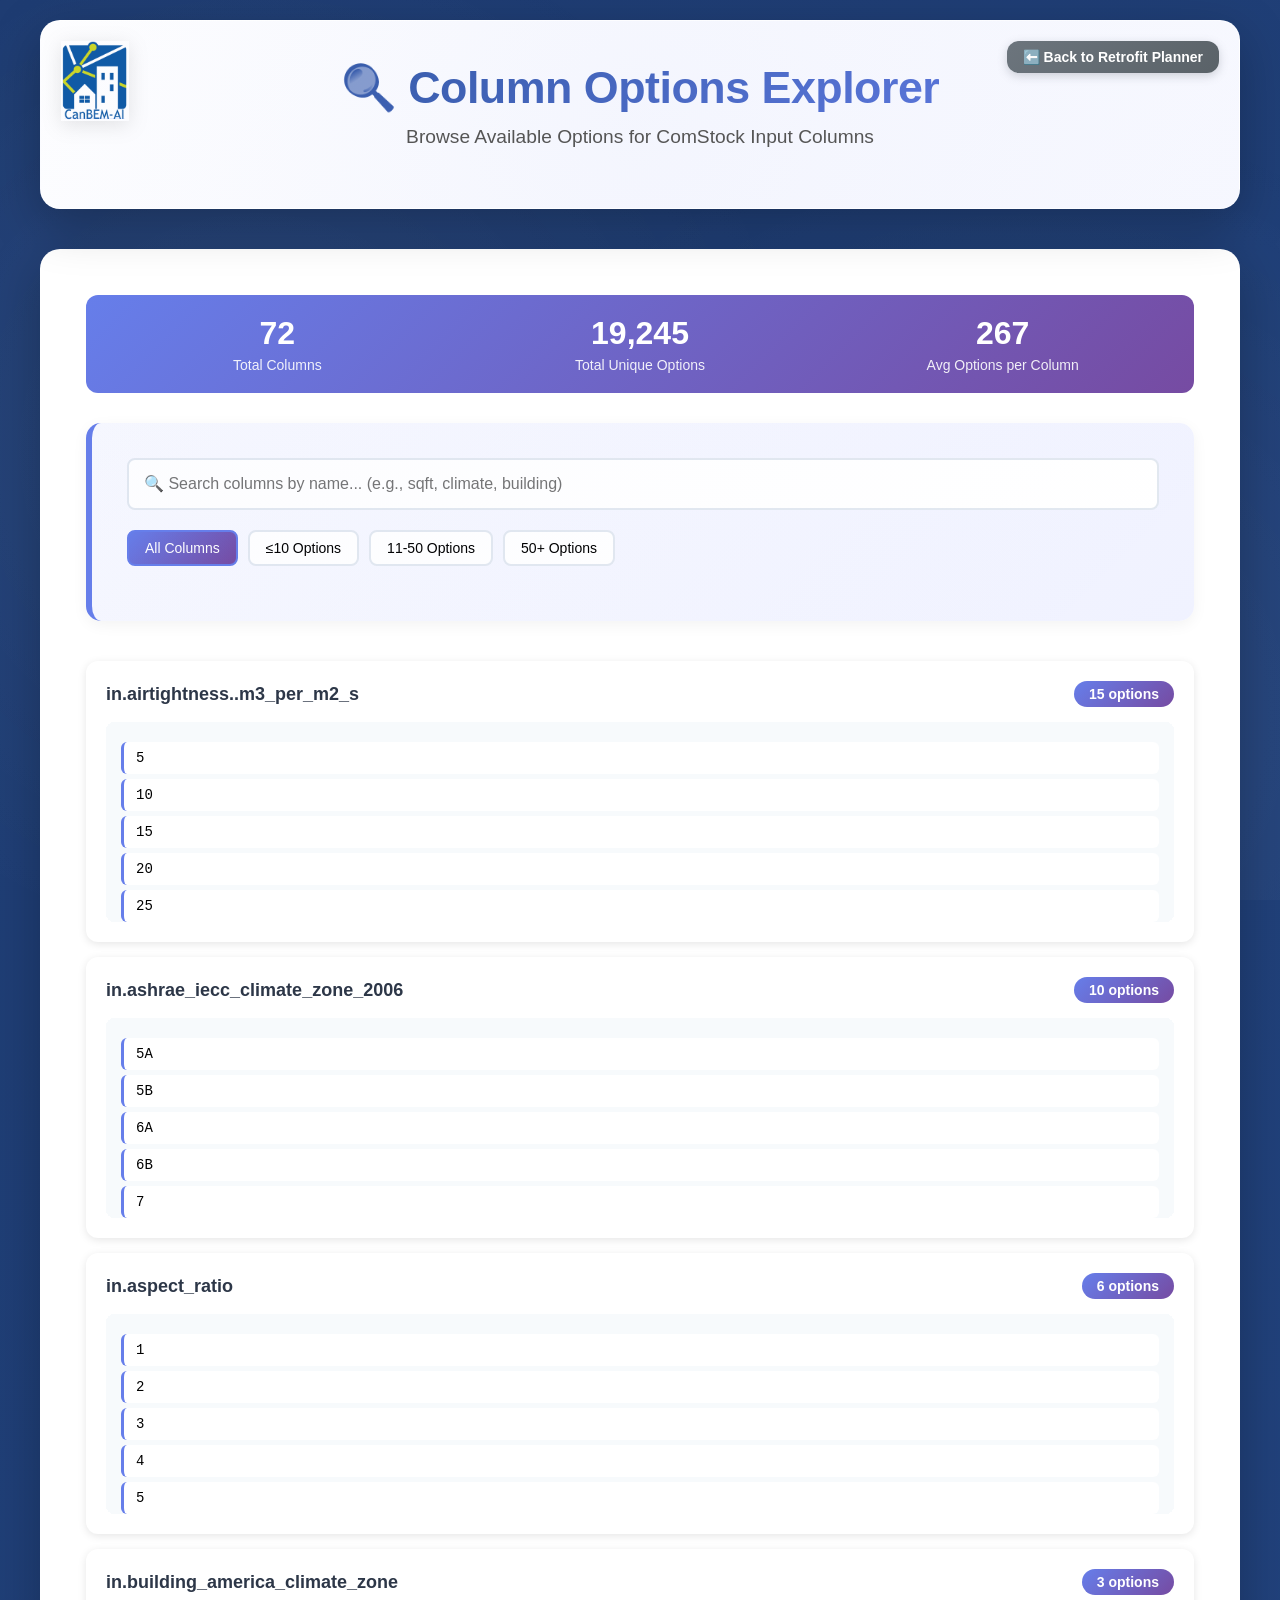
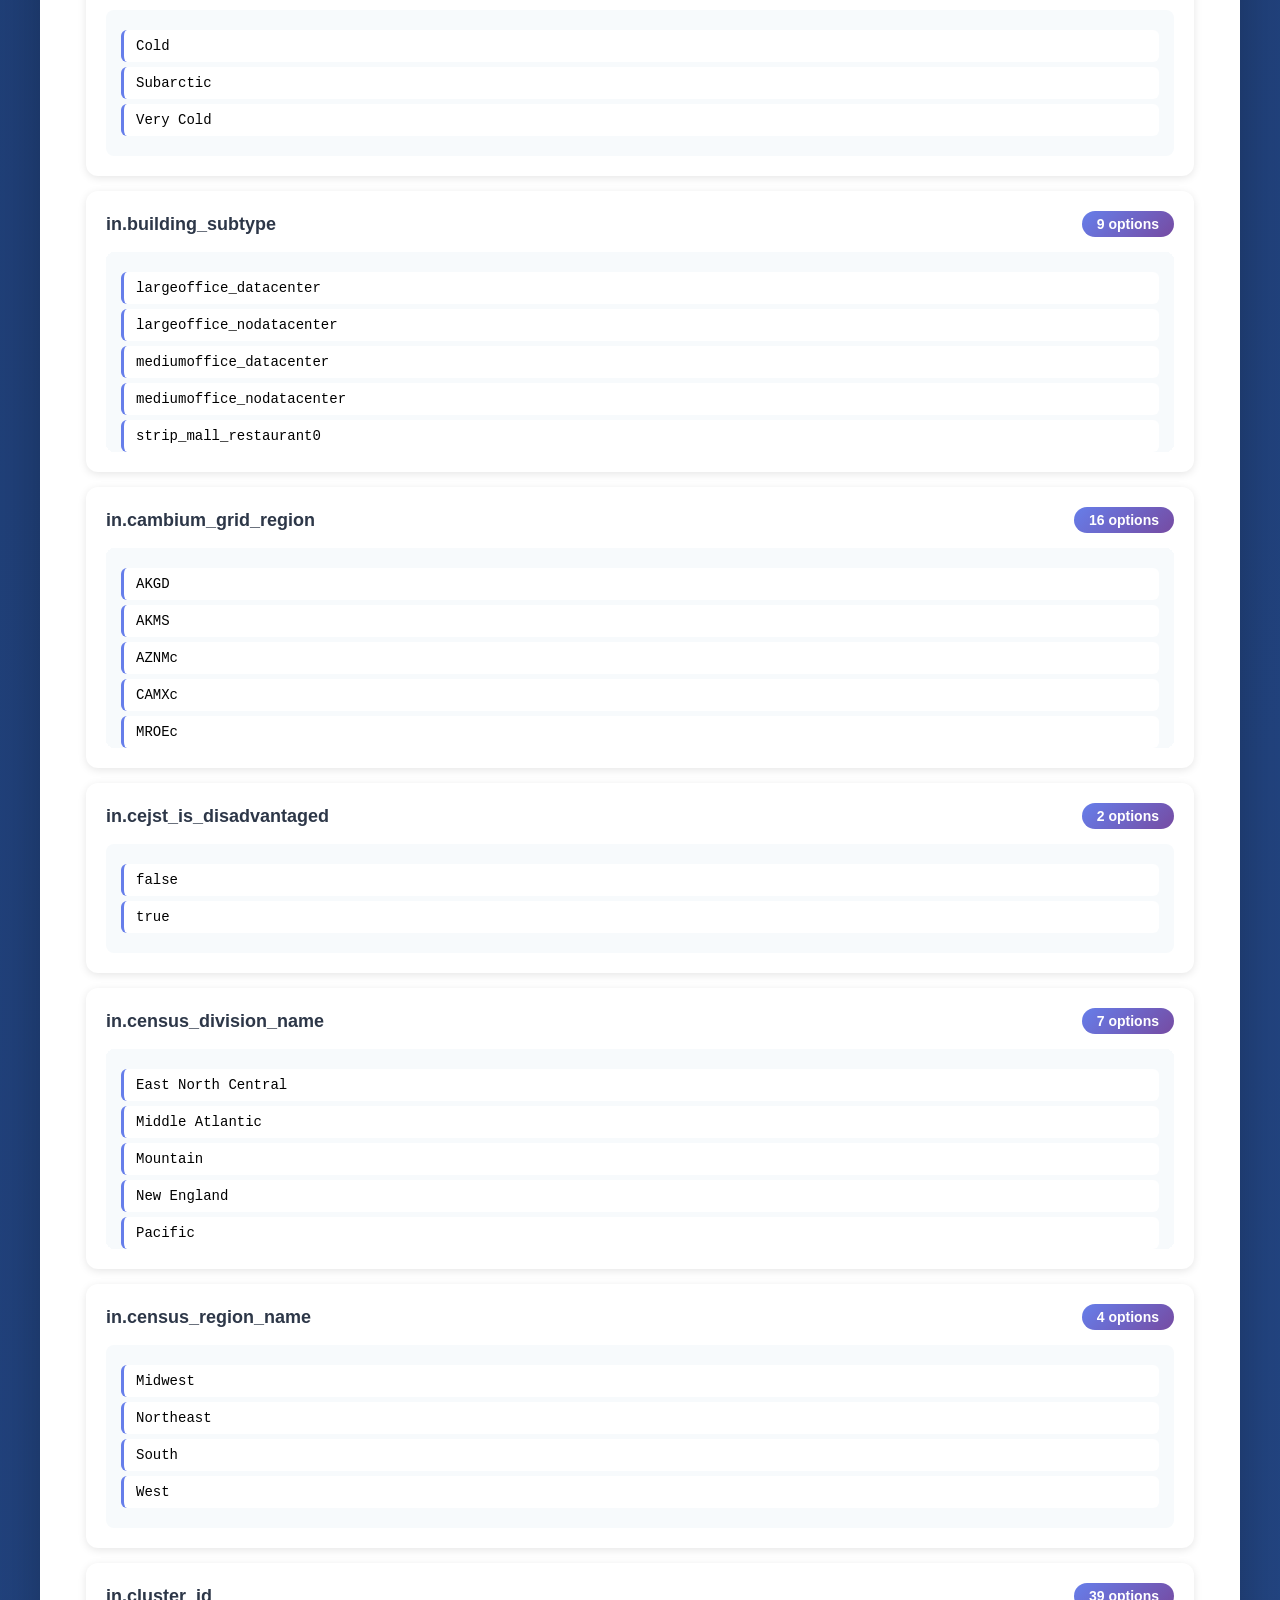
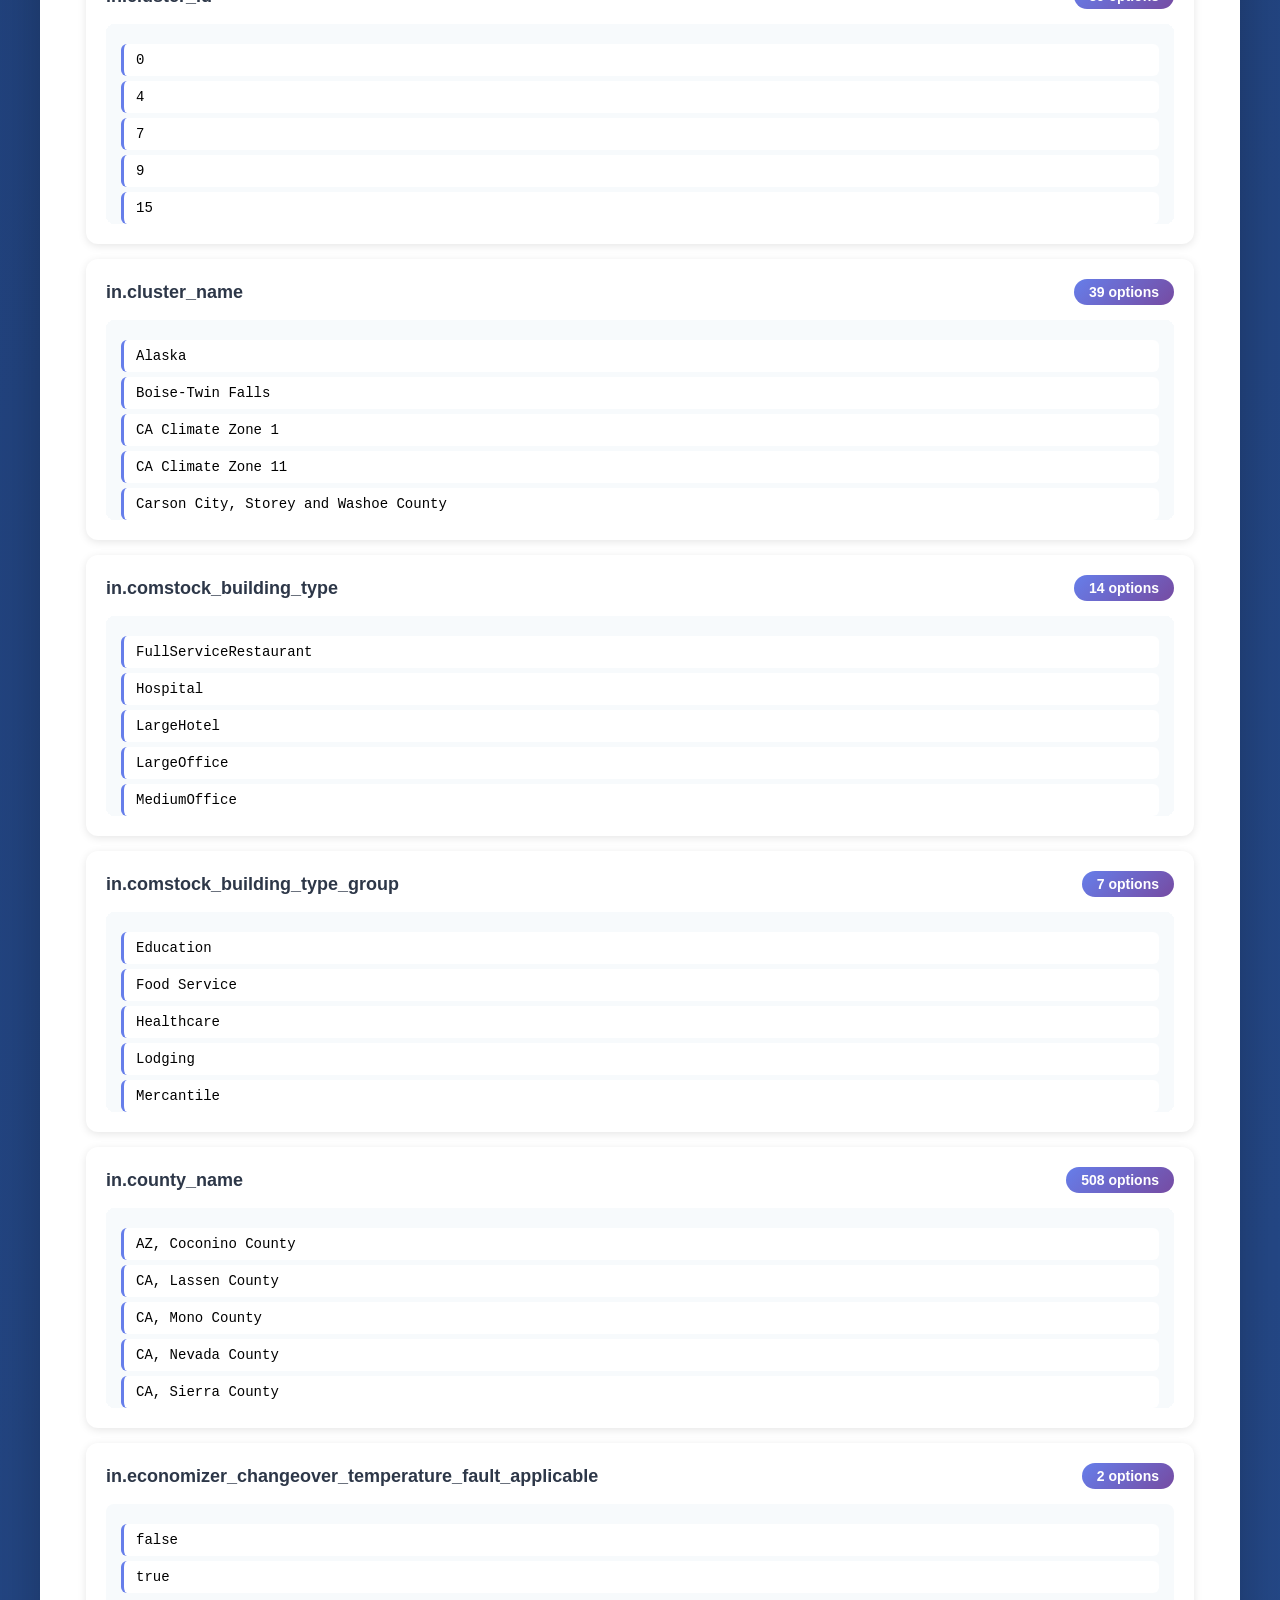
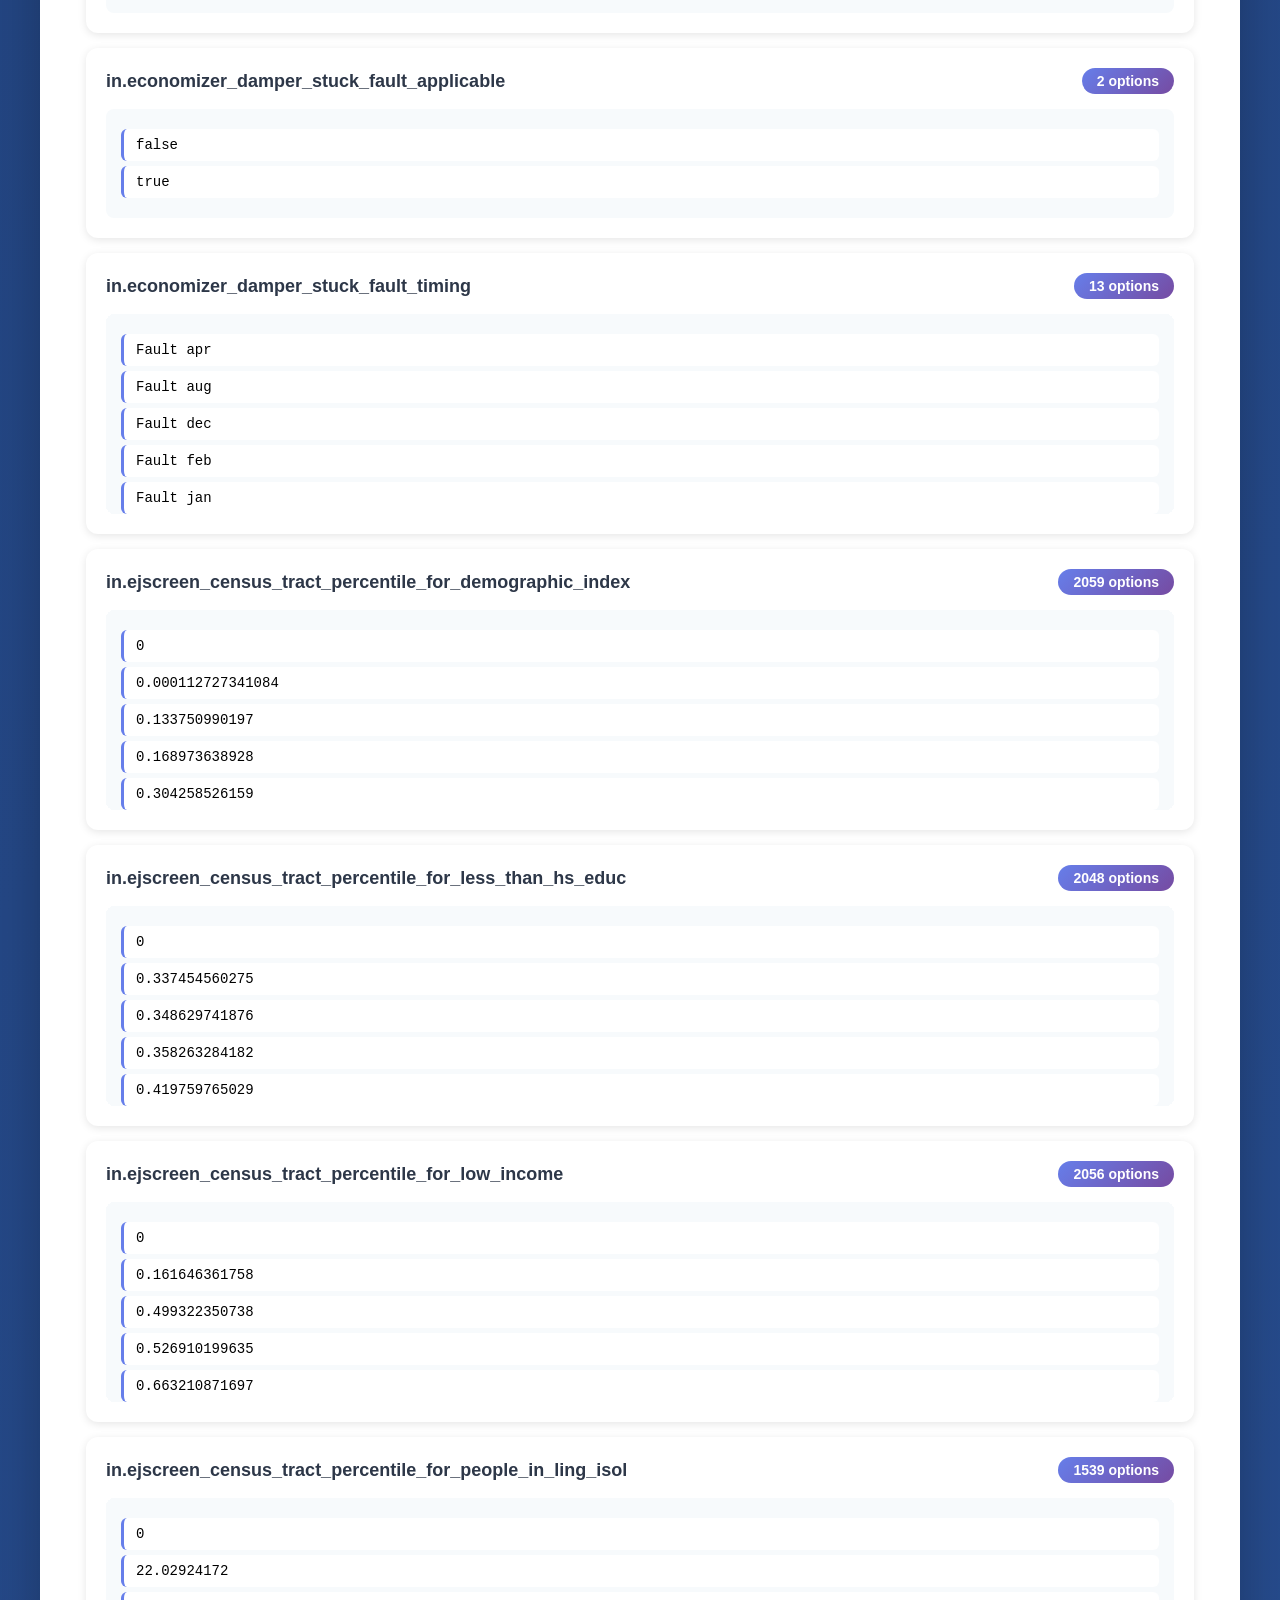
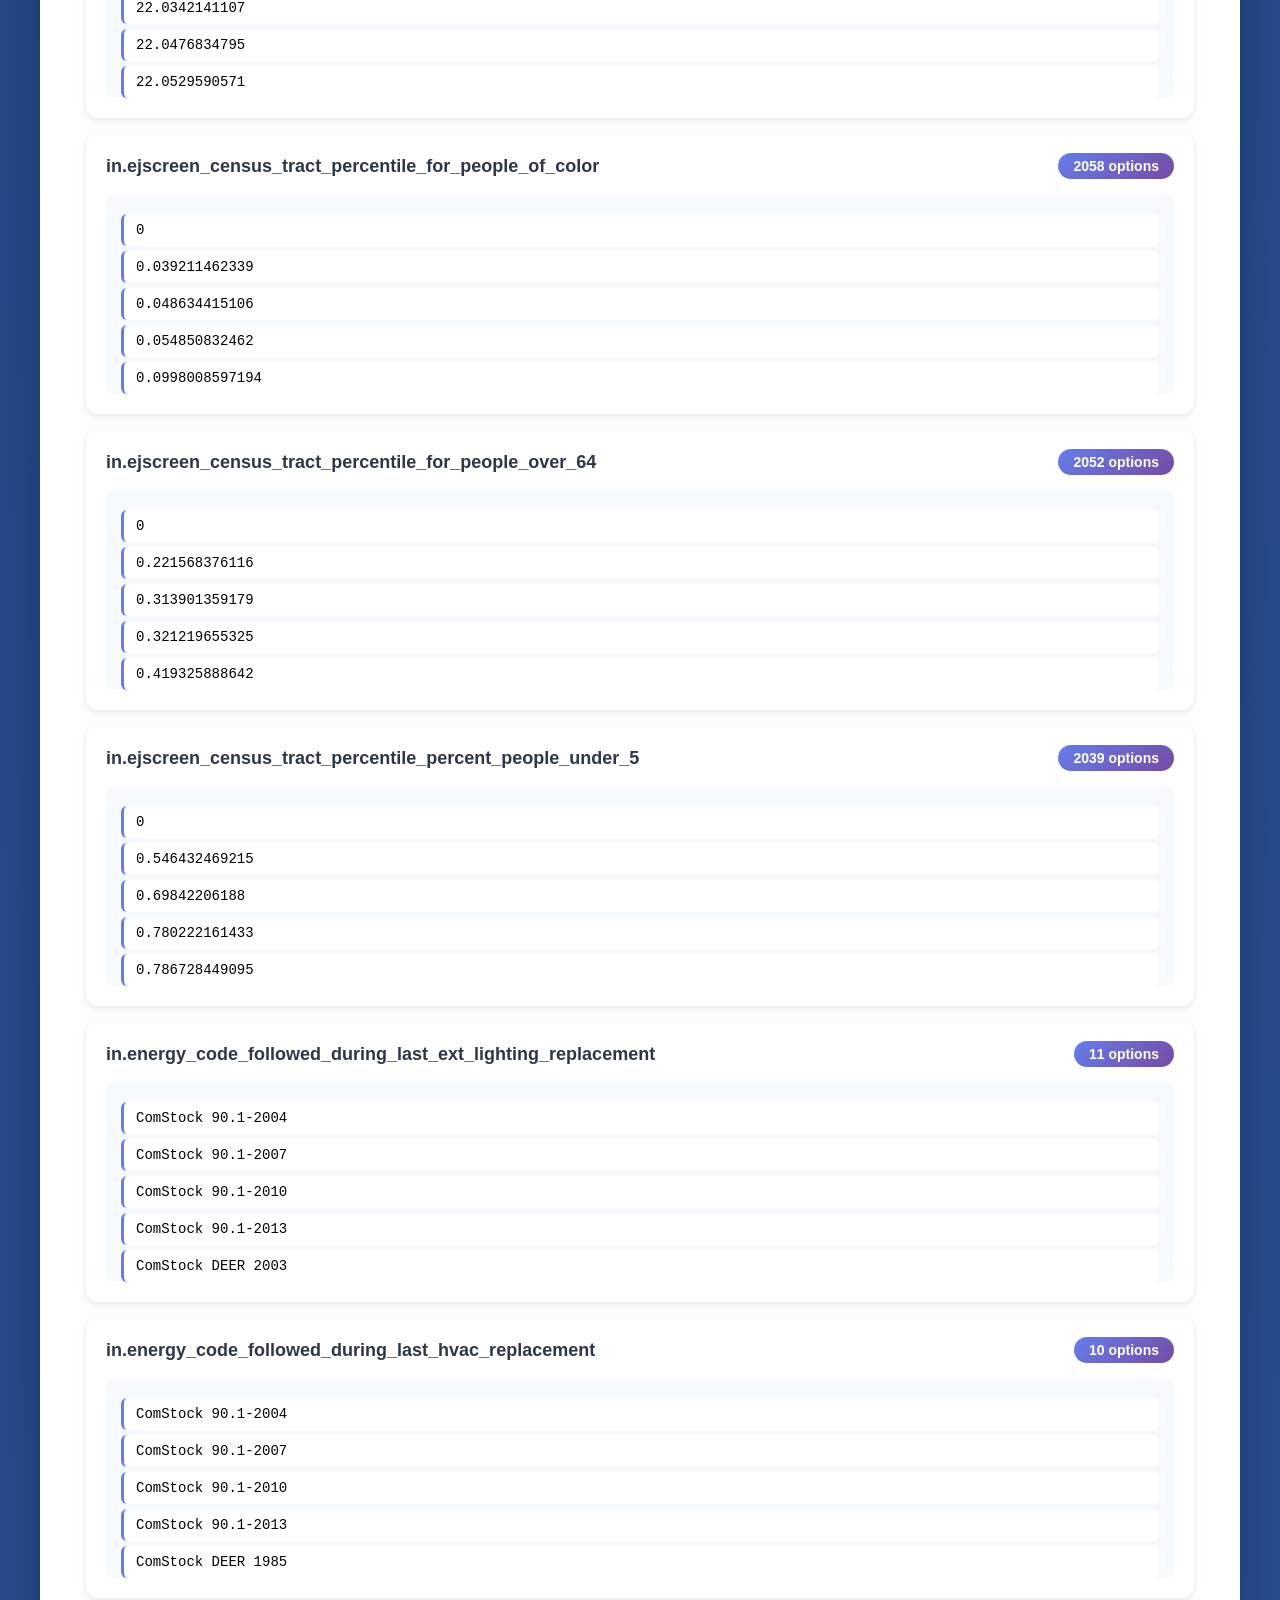
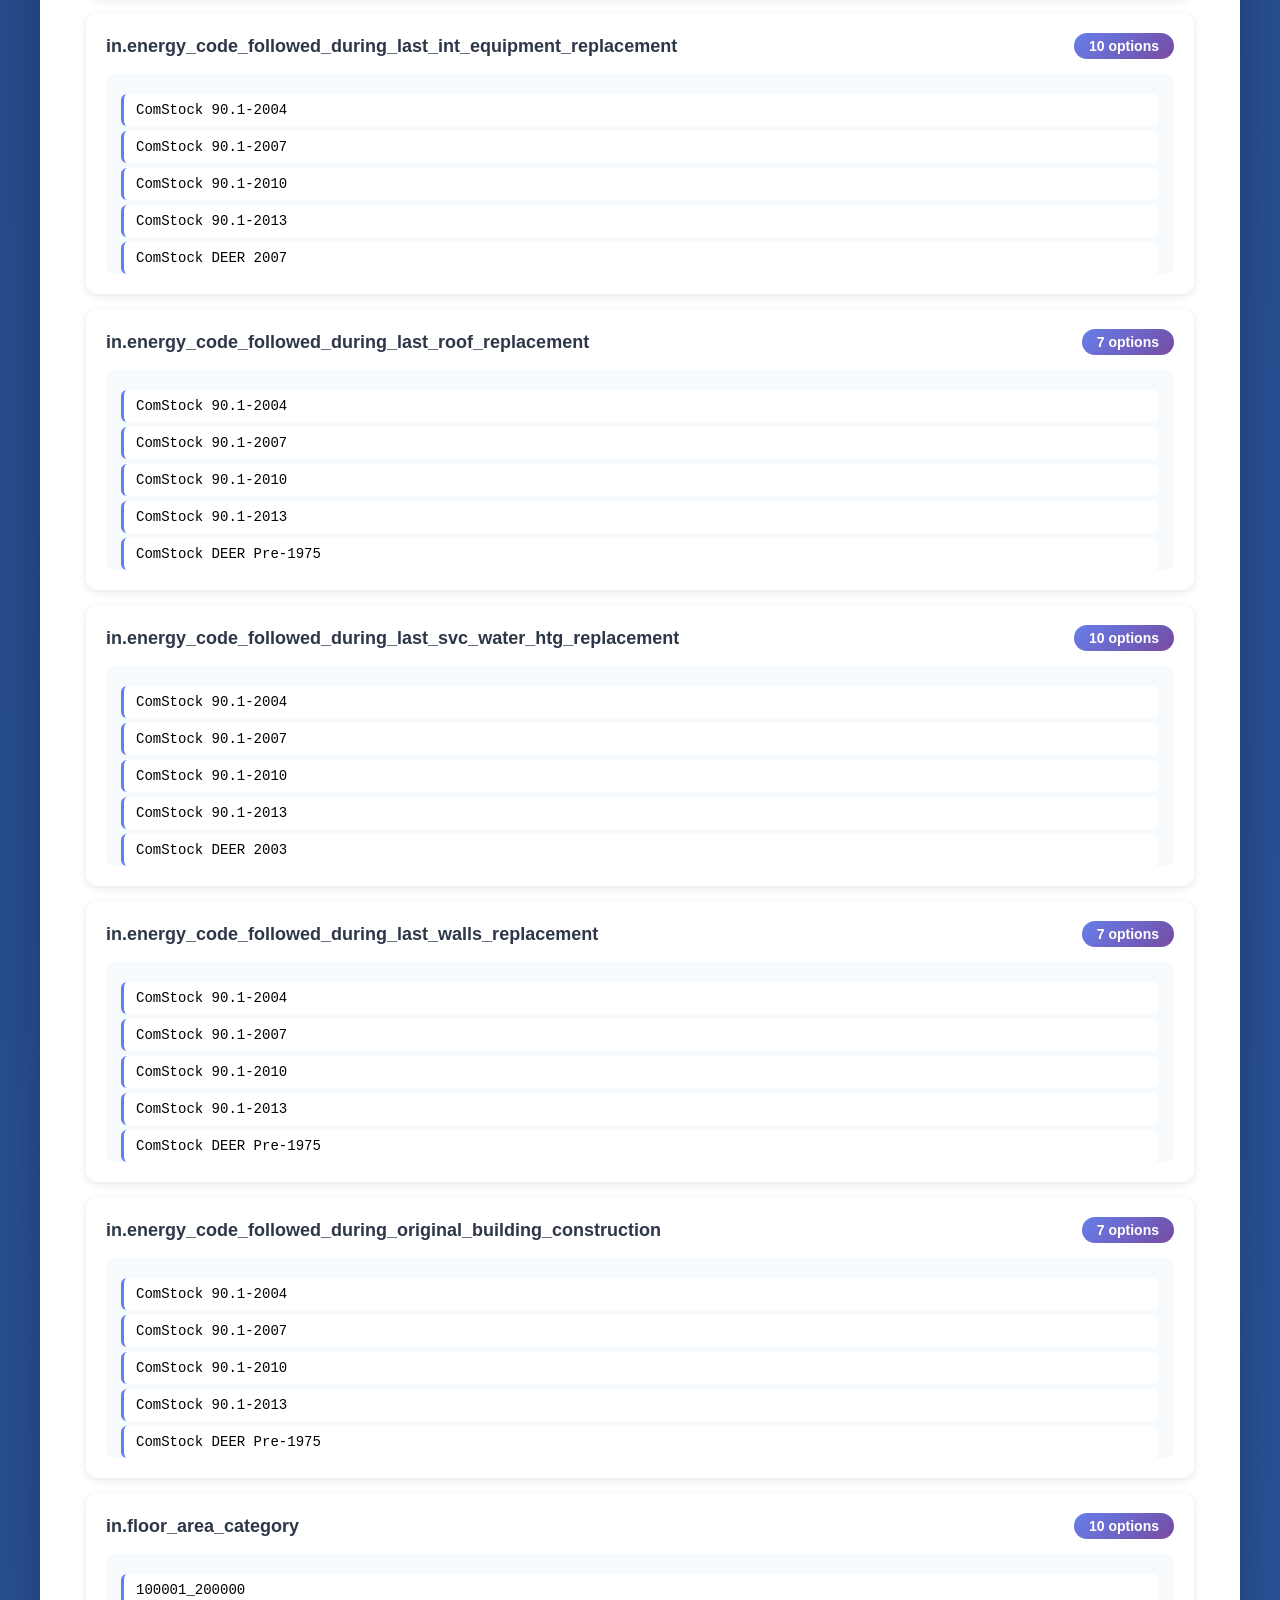
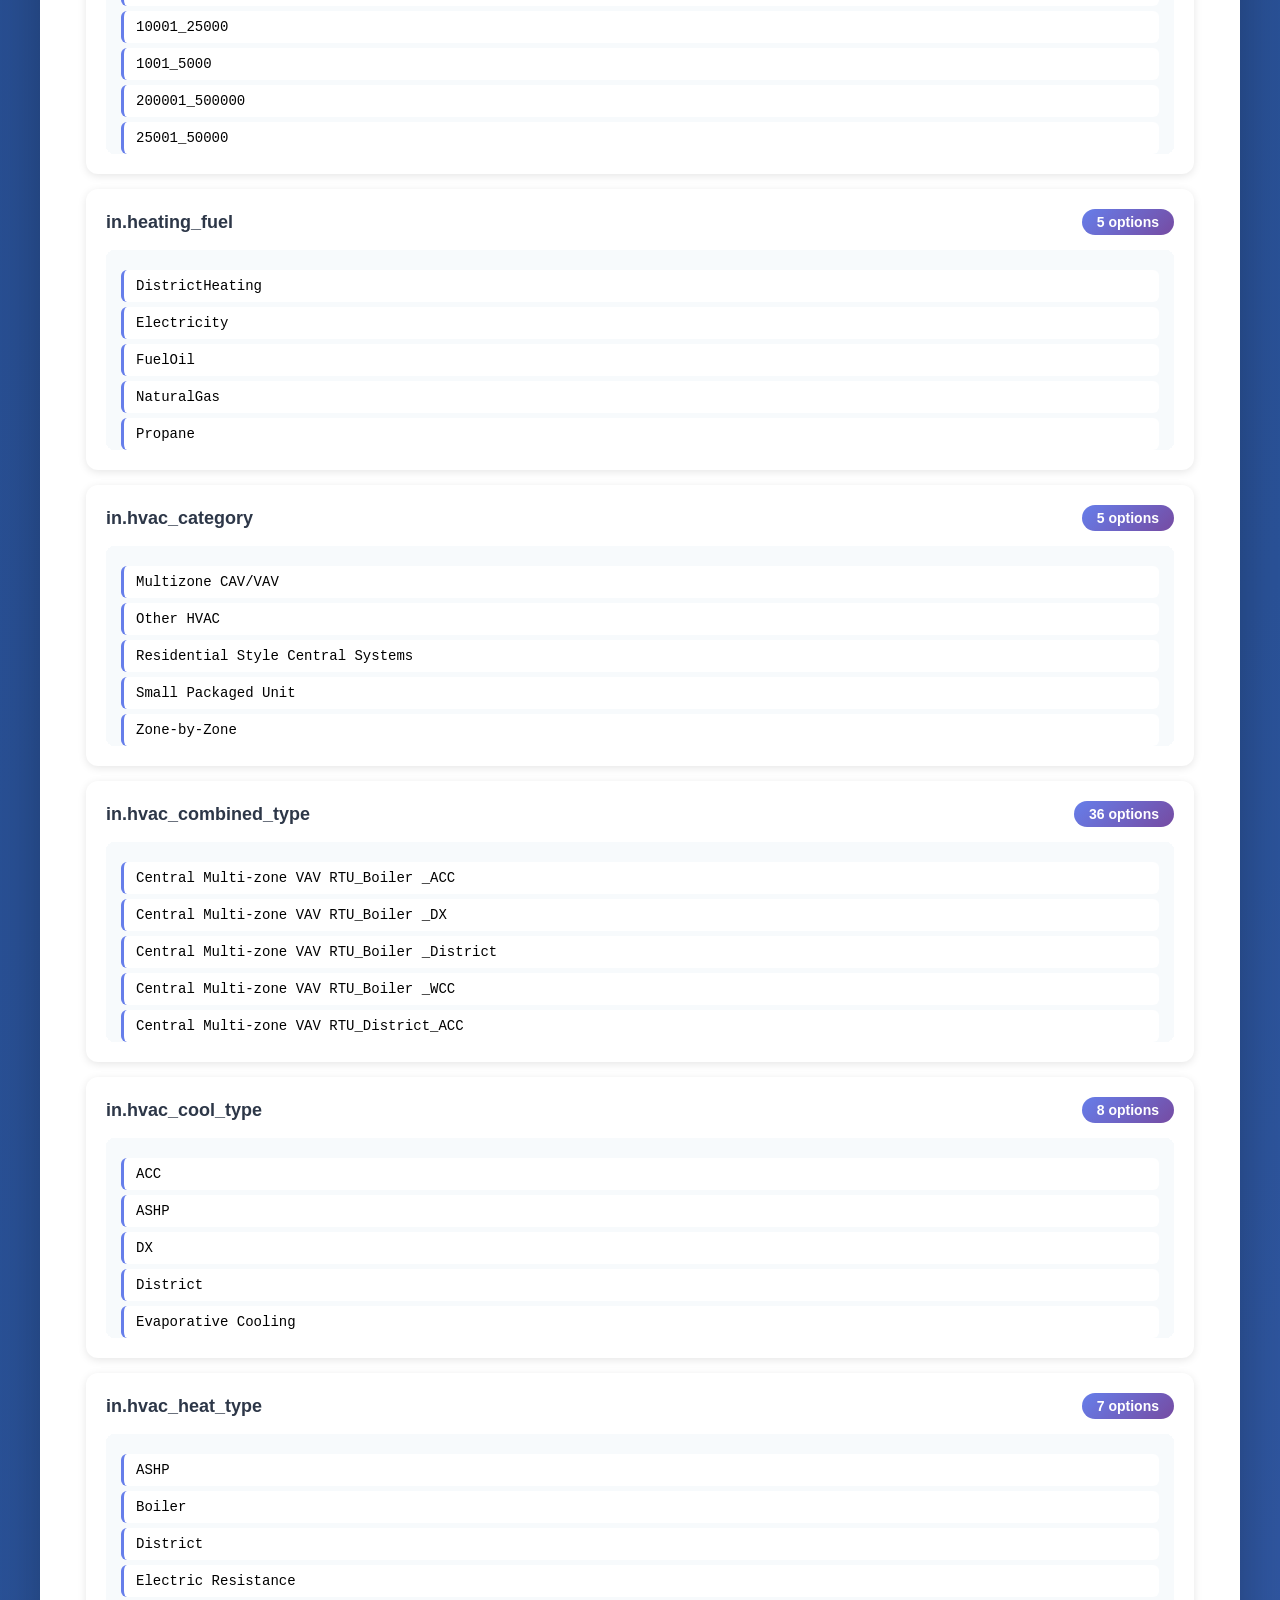
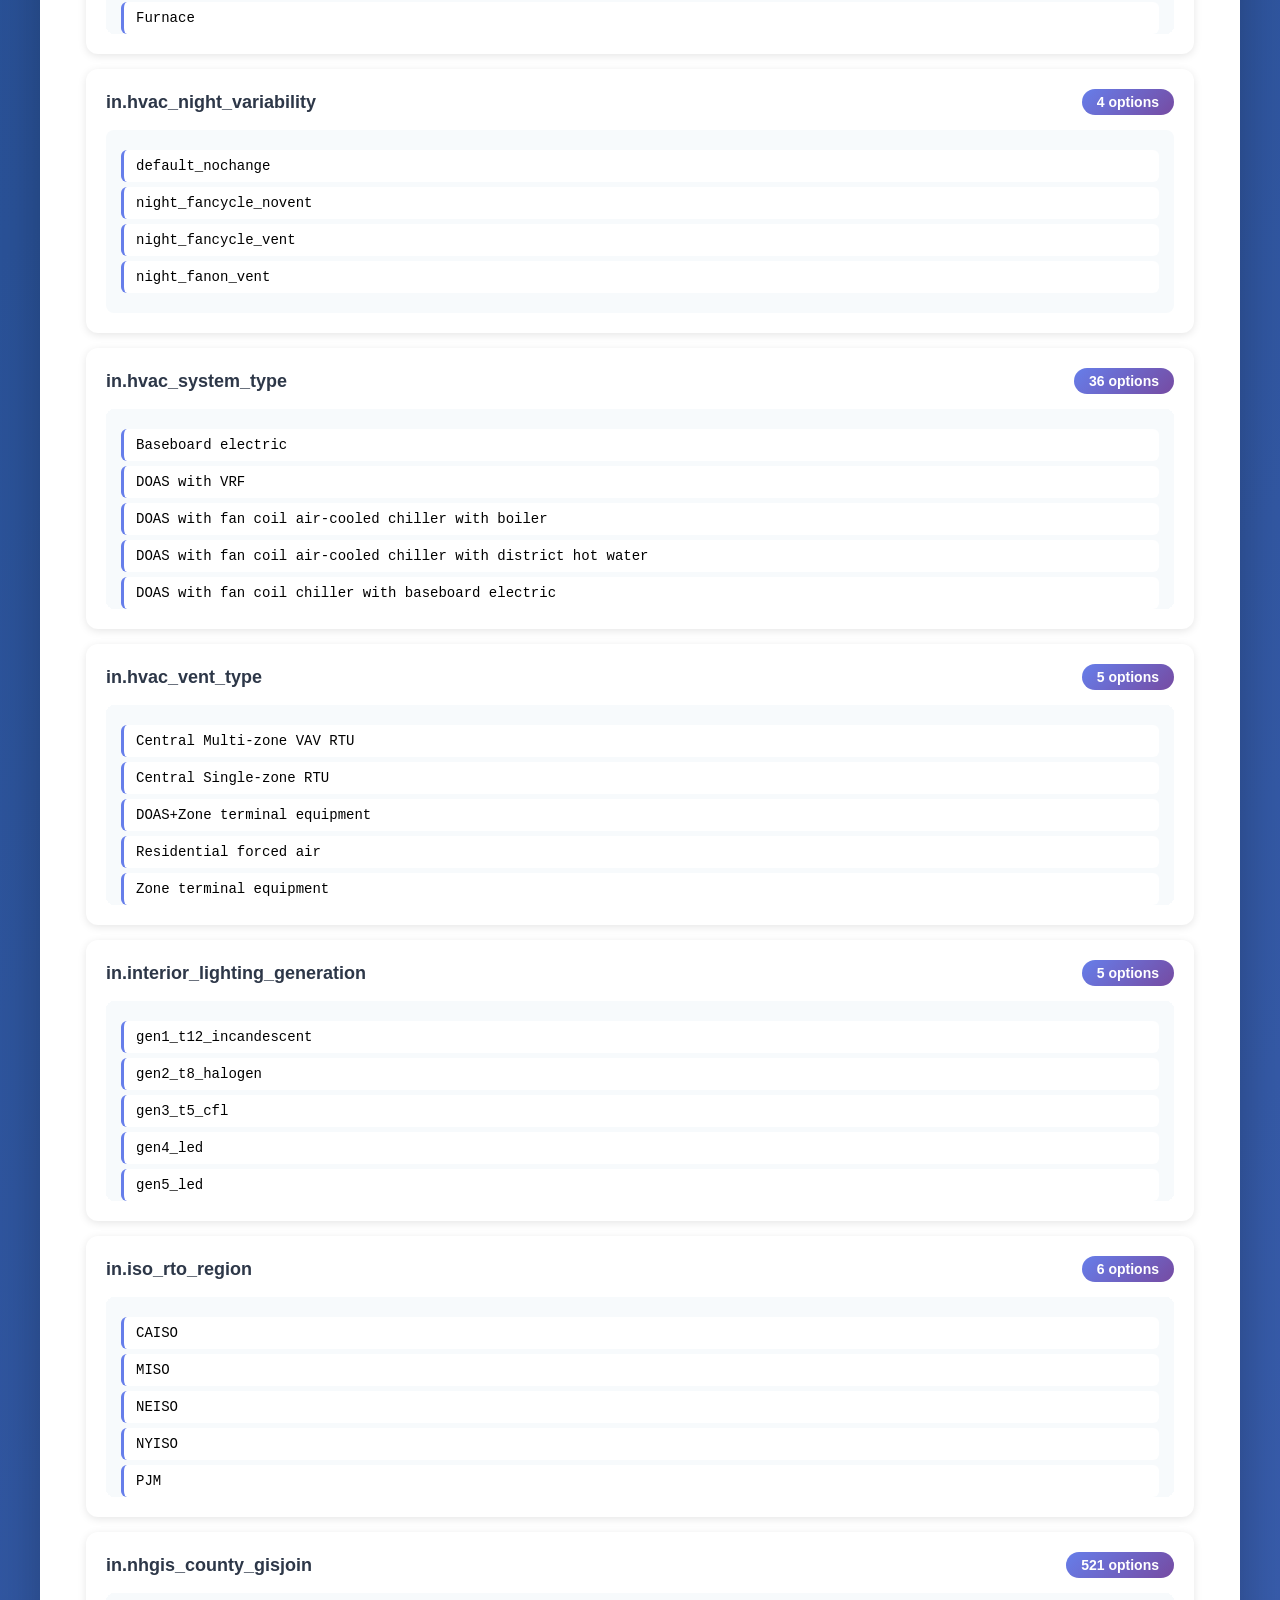
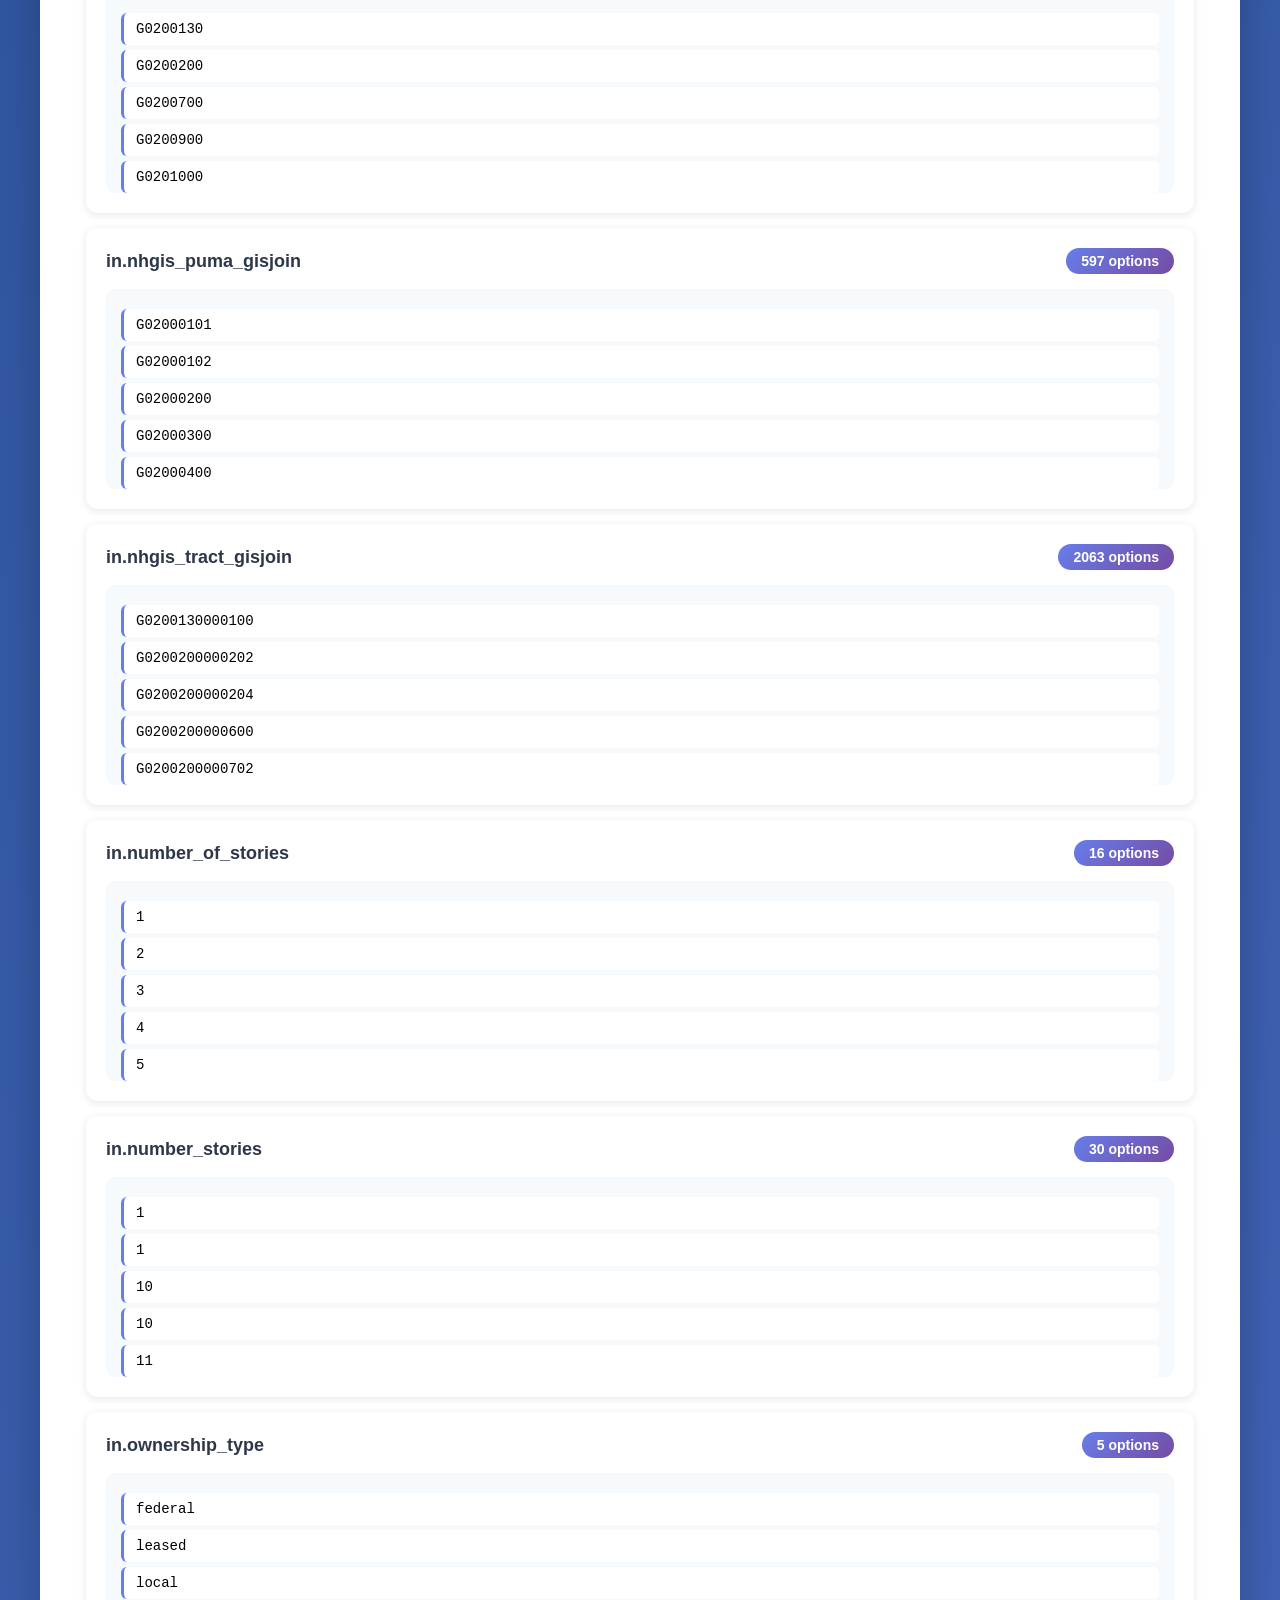
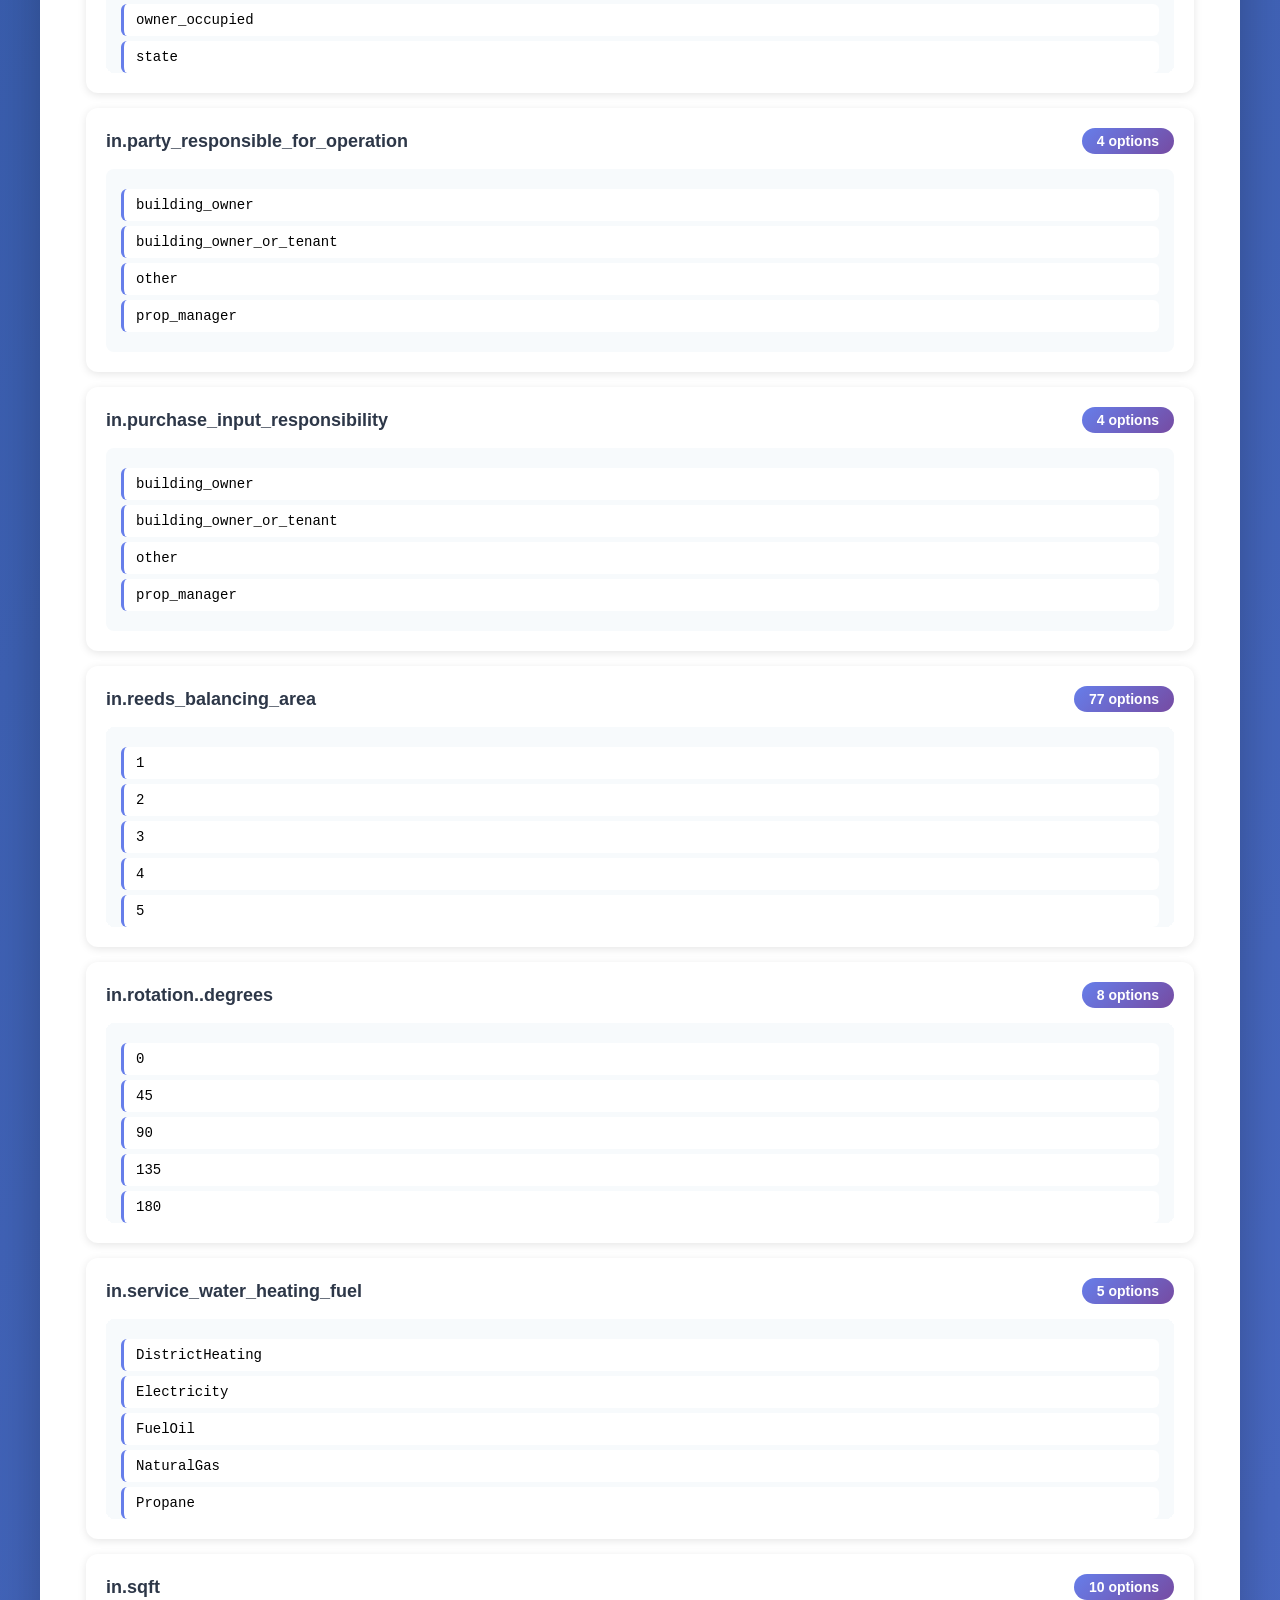
<file: column-explorer.html>
<!DOCTYPE html>
<html lang="en">
<head>
    <meta charset="UTF-8">
    <meta name="viewport" content="width=device-width, initial-scale=1.0">
    <title>Column Options Explorer - CanBEM-AI</title>
    <link rel="stylesheet" href="styles.css">
    <style>
        .search-box {
            width: 100%;
            padding: 15px;
            font-size: 16px;
            border: 2px solid #e2e8f0;
            border-radius: 8px;
            margin-bottom: 20px;
            transition: border-color 0.3s;
        }
        
        .search-box:focus {
            outline: none;
            border-color: #667eea;
        }
        
        .column-card {
            background: white;
            border-radius: 12px;
            padding: 20px;
            margin-bottom: 15px;
            box-shadow: 0 2px 8px rgba(0, 0, 0, 0.1);
            transition: transform 0.2s, box-shadow 0.2s;
        }
        
        .column-card:hover {
            transform: translateY(-2px);
            box-shadow: 0 4px 16px rgba(0, 0, 0, 0.15);
        }
        
        .column-header {
            display: flex;
            justify-content: space-between;
            align-items: center;
            margin-bottom: 15px;
        }
        
        .column-name {
            font-size: 18px;
            font-weight: 600;
            color: #2d3748;
            flex: 1;
        }
        
        .column-count {
            background: linear-gradient(135deg, #667eea 0%, #764ba2 100%);
            color: white;
            padding: 5px 15px;
            border-radius: 20px;
            font-size: 14px;
            font-weight: 600;
        }
        
        .options-container {
            max-height: 200px;
            overflow-y: auto;
            background: #f7fafc;
            border-radius: 8px;
            padding: 15px;
        }
        
        .option-item {
            padding: 8px 12px;
            margin: 5px 0;
            background: white;
            border-radius: 6px;
            border-left: 3px solid #667eea;
            font-family: 'Courier New', monospace;
            font-size: 14px;
        }
        
        .stats-bar {
            display: flex;
            gap: 20px;
            margin-bottom: 30px;
            padding: 20px;
            background: linear-gradient(135deg, #667eea 0%, #764ba2 100%);
            border-radius: 12px;
            color: white;
        }
        
        .stat-item {
            flex: 1;
            text-align: center;
        }
        
        .stat-value {
            font-size: 32px;
            font-weight: 700;
            margin-bottom: 5px;
        }
        
        .stat-label {
            font-size: 14px;
            opacity: 0.9;
        }
        
        .filter-section {
            display: flex;
            gap: 10px;
            margin-bottom: 20px;
            flex-wrap: wrap;
        }
        
        .filter-btn {
            padding: 8px 16px;
            border: 2px solid #e2e8f0;
            background: white;
            border-radius: 8px;
            cursor: pointer;
            font-size: 14px;
            transition: all 0.2s;
        }
        
        .filter-btn:hover {
            border-color: #667eea;
            background: #f7fafc;
        }
        
        .filter-btn.active {
            background: linear-gradient(135deg, #667eea 0%, #764ba2 100%);
            color: white;
            border-color: #667eea;
        }
        
        .expand-btn {
            background: none;
            border: none;
            color: #667eea;
            cursor: pointer;
            font-size: 14px;
            padding: 5px 10px;
            margin-top: 10px;
            text-decoration: underline;
        }
        
        .expand-btn:hover {
            color: #764ba2;
        }
        
        .no-results {
            text-align: center;
            padding: 40px;
            color: #718096;
            font-size: 18px;
        }
    </style>
</head>
<body>
    <div class="container">
        <header>
            <img src="Logo_New.png" alt="CanBEM-AI Logo" class="company-logo" onerror="this.style.display='none'">
            <div class="header-content">
                <h1>🔍 Column Options Explorer</h1>
                <p class="tagline">Browse Available Options for ComStock Input Columns</p>
            </div>
            <div style="position: absolute; top: 20px; right: 20px;">
                <button onclick="window.location.href='retrofit-planner.html'" class="btn btn-secondary" style="padding: 8px 16px; font-size: 14px;">
                    ⬅️ Back to Retrofit Planner
                </button>
            </div>
        </header>

        <div class="content">
            <div class="stats-bar" id="statsBar">
                <div class="stat-item">
                    <div class="stat-value" id="totalColumns">-</div>
                    <div class="stat-label">Total Columns</div>
                </div>
                <div class="stat-item">
                    <div class="stat-value" id="totalOptions">-</div>
                    <div class="stat-label">Total Unique Options</div>
                </div>
                <div class="stat-item">
                    <div class="stat-value" id="avgOptions">-</div>
                    <div class="stat-label">Avg Options per Column</div>
                </div>
            </div>

            <div class="form-section">
                <input type="text" 
                       class="search-box" 
                       id="searchBox" 
                       placeholder="🔍 Search columns by name... (e.g., sqft, climate, building)"
                       onkeyup="filterColumns()">
                
                <div class="filter-section">
                    <button class="filter-btn active" onclick="filterByCount('all')">All Columns</button>
                    <button class="filter-btn" onclick="filterByCount('small')">≤10 Options</button>
                    <button class="filter-btn" onclick="filterByCount('medium')">11-50 Options</button>
                    <button class="filter-btn" onclick="filterByCount('large')">50+ Options</button>
                </div>
            </div>

            <div id="columnsContainer">
                <div class="no-results">Loading column options...</div>
            </div>
        </div>

        <footer style="text-align: center; padding: 30px; color: #718096; margin-top: 50px; border-top: 1px solid #e2e8f0;">
            <p>© 2026 CanBEM-AI - Column Options Explorer</p>
        </footer>
    </div>

    <script>
        let columnOptions = {};
        let currentFilter = 'all';

        async function loadColumnOptions() {
            try {
                const response = await fetch('column_options.json');
                columnOptions = await response.json();
                
                // Calculate statistics
                const totalColumns = Object.keys(columnOptions).length;
                const totalOptions = Object.values(columnOptions).reduce((sum, opts) => sum + opts.length, 0);
                const avgOptions = Math.round(totalOptions / totalColumns);
                
                document.getElementById('totalColumns').textContent = totalColumns;
                document.getElementById('totalOptions').textContent = totalOptions.toLocaleString();
                document.getElementById('avgOptions').textContent = avgOptions;
                
                displayColumns();
                
            } catch (error) {
                console.error('Error loading column options:', error);
                document.getElementById('columnsContainer').innerHTML = 
                    '<div class="no-results">❌ Error loading column options. Please make sure column_options.json is present.</div>';
            }
        }

        function displayColumns(searchTerm = '') {
            const container = document.getElementById('columnsContainer');
            const columns = Object.keys(columnOptions).sort();
            
            let filteredColumns = columns.filter(col => {
                // Search filter
                if (searchTerm && !col.toLowerCase().includes(searchTerm.toLowerCase())) {
                    return false;
                }
                
                // Count filter
                const optCount = columnOptions[col].length;
                if (currentFilter === 'small' && optCount > 10) return false;
                if (currentFilter === 'medium' && (optCount <= 10 || optCount > 50)) return false;
                if (currentFilter === 'large' && optCount <= 50) return false;
                
                return true;
            });
            
            if (filteredColumns.length === 0) {
                container.innerHTML = '<div class="no-results">No columns found matching your criteria.</div>';
                return;
            }
            
            container.innerHTML = '';
            
            filteredColumns.forEach(col => {
                const options = columnOptions[col];
                const card = document.createElement('div');
                card.className = 'column-card';
                
                const displayOptions = options.slice(0, 20);
                const hasMore = options.length > 20;
                
                card.innerHTML = `
                    <div class="column-header">
                        <div class="column-name">${col}</div>
                        <div class="column-count">${options.length} option${options.length !== 1 ? 's' : ''}</div>
                    </div>
                    <div class="options-container" id="options-${col.replace(/\./g, '-')}">
                        ${displayOptions.map(opt => `<div class="option-item">${opt}</div>`).join('')}
                        ${hasMore ? `
                            <button class="expand-btn" onclick="expandOptions('${col.replace(/\./g, '-')}', '${col}')">
                                Show all ${options.length} options ▼
                            </button>
                        ` : ''}
                    </div>
                `;
                
                container.appendChild(card);
            });
        }

        function expandOptions(cleanId, originalCol) {
            const options = columnOptions[originalCol];
            const container = document.getElementById(`options-${cleanId}`);
            
            container.innerHTML = options.map(opt => `<div class="option-item">${opt}</div>`).join('') + `
                <button class="expand-btn" onclick="collapseOptions('${cleanId}', '${originalCol}')">
                    Show less ▲
                </button>
            `;
        }

        function collapseOptions(cleanId, originalCol) {
            const options = columnOptions[originalCol];
            const displayOptions = options.slice(0, 20);
            const container = document.getElementById(`options-${cleanId}`);
            
            container.innerHTML = displayOptions.map(opt => `<div class="option-item">${opt}</div>`).join('') + `
                <button class="expand-btn" onclick="expandOptions('${cleanId}', '${originalCol}')">
                    Show all ${options.length} options ▼
                </button>
            `;
        }

        function filterColumns() {
            const searchTerm = document.getElementById('searchBox').value;
            displayColumns(searchTerm);
        }

        function filterByCount(type) {
            currentFilter = type;
            
            // Update button states
            document.querySelectorAll('.filter-btn').forEach(btn => {
                btn.classList.remove('active');
            });
            event.target.classList.add('active');
            
            filterColumns();
        }

        // Load options on page load
        window.onload = loadColumnOptions;
    </script>
</body>
</html>
</file>
<file: styles.css>
* {
    margin: 0;
    padding: 0;
    box-sizing: border-box;
}

body {
    font-family: 'Segoe UI', Tahoma, Geneva, Verdana, sans-serif;
    background: linear-gradient(135deg, #1e3c72 0%, #2a5298 50%, #667eea 100%);
    min-height: 100vh;
    padding: 20px;
    position: relative;
}

body::before {
    content: '';
    position: fixed;
    top: 0;
    left: 0;
    width: 100%;
    height: 100%;
    background-image: 
        radial-gradient(circle at 20% 50%, rgba(255, 255, 255, 0.05) 0%, transparent 50%),
        radial-gradient(circle at 80% 80%, rgba(255, 255, 255, 0.05) 0%, transparent 50%);
    pointer-events: none;
    z-index: 0;
}

.container {
    position: relative;
    z-index: 1;
}

.container {
    max-width: 1200px;
    margin: 0 auto;
}

header {
    background: linear-gradient(135deg, #ffffff 0%, #f8f9ff 100%);
    padding: 40px;
    border-radius: 20px;
    box-shadow: 0 15px 50px rgba(0, 0, 0, 0.25);
    text-align: center;
    margin-bottom: 40px;
    border: 1px solid rgba(255, 255, 255, 0.3);
    position: relative;
    overflow: hidden;
}

header::before {
    content: '';
    position: absolute;
    top: -50%;
    left: -50%;
    width: 200%;
    height: 200%;
    background: radial-gradient(circle, rgba(102, 126, 234, 0.05) 0%, transparent 70%);
    animation: pulse 4s ease-in-out infinite;
}

@keyframes pulse {
    0%, 100% { transform: scale(1); opacity: 0.5; }
    50% { transform: scale(1.1); opacity: 0.8; }
}

.company-logo {
    position: absolute;
    top: 20px;
    left: 20px;
    max-height: 80px;
    max-width: 250px;
    height: auto;
    width: auto;
    object-fit: contain;
    filter: drop-shadow(0 4px 10px rgba(0, 0, 0, 0.1));
    transition: all 0.3s ease;
    mix-blend-mode: multiply;
    background: transparent;
    z-index: 2;
}

.company-logo:hover {
    transform: scale(1.05);
    filter: drop-shadow(0 6px 15px rgba(0, 0, 0, 0.15));
}

.header-content {
    position: relative;
    z-index: 1;
}

.trademark {
    margin-left: 0.15em;
    font-size: 0.25em;
    font-weight: 700;
    line-height: 0;
    vertical-align: super;
}

.building-icon {
    max-height: 70px;
    max-width: 70px;
    height: auto;
    width: auto;
    object-fit: contain;
    animation: float 3s ease-in-out infinite;
    filter: drop-shadow(0 4px 10px rgba(102, 126, 234, 0.3));
    margin-bottom: 15px;
}

@keyframes float {
    0%, 100% { transform: translateY(0px); }
    50% { transform: translateY(-10px); }
}

header h1 {
    background: linear-gradient(135deg, #2a5298 0%, #667eea 100%);
    -webkit-background-clip: text;
    -webkit-text-fill-color: transparent;
    background-clip: text;
    font-size: 2.8em;
    margin-bottom: 12px;
    font-weight: 700;
    letter-spacing: -0.5px;
    position: relative;
    z-index: 1;
}

.tagline {
    color: #555;
    font-size: 1.2em;
    margin-bottom: 20px;
    font-weight: 400;
    position: relative;
    z-index: 1;
}

.header-badges {
    display: flex;
    gap: 12px;
    justify-content: center;
    flex-wrap: wrap;
    margin-top: 20px;
    position: relative;
    z-index: 1;
}

.badge {
    background: linear-gradient(135deg, #667eea 0%, #764ba2 100%);
    color: white;
    padding: 8px 20px;
    border-radius: 20px;
    font-size: 0.85em;
    font-weight: 600;
    box-shadow: 0 3px 10px rgba(102, 126, 234, 0.3);
    transition: all 0.3s ease;
}

.badge:hover {
    transform: translateY(-2px);
    box-shadow: 0 5px 15px rgba(102, 126, 234, 0.5);
}

.content {
    background: white;
    padding: 45px;
    border-radius: 20px;
    box-shadow: 0 15px 50px rgba(0, 0, 0, 0.25);
    border: 1px solid rgba(255, 255, 255, 0.3);
}

.form-section {
    margin-bottom: 40px;
    padding: 35px;
    background: linear-gradient(135deg, #f8f9ff 0%, #f0f2ff 100%);
    border-radius: 15px;
    border-left: 6px solid #667eea;
    box-shadow: 0 4px 15px rgba(0, 0, 0, 0.05);
    transition: all 0.3s ease;
    position: relative;
    overflow: hidden;
}

.form-section::before {
    content: '';
    position: absolute;
    top: 0;
    left: 0;
    width: 100%;
    height: 100%;
    background: linear-gradient(135deg, rgba(102, 126, 234, 0.02) 0%, transparent 100%);
    pointer-events: none;
}

.form-section:hover {
    transform: translateY(-2px);
    box-shadow: 0 6px 20px rgba(0, 0, 0, 0.08);
}

.form-section h2 {
    color: #2a5298;
    font-size: 1.9em;
    margin-bottom: 28px;
    display: flex;
    align-items: center;
    gap: 12px;
    font-weight: 700;
    position: relative;
    z-index: 1;
}

.form-group {
    margin-bottom: 25px;
}

.form-group label {
    display: block;
    font-weight: 600;
    color: #333;
    margin-bottom: 8px;
    font-size: 1em;
}

.tooltip {
    cursor: help;
    color: #667eea;
    font-size: 0.9em;
    margin-left: 5px;
    position: relative;
}

.tooltip:hover::after {
    content: attr(data-tooltip);
    position: absolute;
    left: 25px;
    top: -5px;
    background: #333;
    color: white;
    padding: 8px 12px;
    border-radius: 5px;
    font-size: 0.85em;
    font-weight: normal;
    width: 250px;
    z-index: 1000;
    box-shadow: 0 4px 6px rgba(0, 0, 0, 0.1);
}

.form-group select,
.form-group input {
    width: 100%;
    padding: 14px 18px;
    border: 2px solid #e0e5ff;
    border-radius: 10px;
    font-size: 1em;
    transition: all 0.3s ease;
    background: white;
    position: relative;
    z-index: 1;
}

.form-group select:hover,
.form-group input:hover {
    border-color: #b8c5ff;
}

.form-group select:focus,
.form-group input:focus {
    outline: none;
    border-color: #667eea;
    box-shadow: 0 0 0 4px rgba(102, 126, 234, 0.12);
    transform: translateY(-1px);
}

.form-group select:required:invalid {
    color: #999;
}

.form-actions {
    display: flex;
    gap: 15px;
    justify-content: center;
    margin-top: 40px;
    padding-top: 30px;
    border-top: 2px solid #eee;
}

.btn {
    padding: 16px 45px;
    font-size: 1.1em;
    font-weight: 600;
    border: none;
    border-radius: 12px;
    cursor: pointer;
    transition: all 0.3s ease;
    display: inline-flex;
    align-items: center;
    gap: 10px;
    position: relative;
    overflow: hidden;
}

.btn::before {
    content: '';
    position: absolute;
    top: 50%;
    left: 50%;
    width: 0;
    height: 0;
    border-radius: 50%;
    background: rgba(255, 255, 255, 0.2);
    transform: translate(-50%, -50%);
    transition: width 0.6s, height 0.6s;
}

.btn:hover::before {
    width: 300px;
    height: 300px;
}

.btn-primary {
    background: linear-gradient(135deg, #2a5298 0%, #667eea 100%);
    color: white;
    box-shadow: 0 5px 20px rgba(102, 126, 234, 0.4);
    position: relative;
    z-index: 1;
}

.btn-primary:hover {
    transform: translateY(-3px);
    box-shadow: 0 8px 25px rgba(102, 126, 234, 0.6);
}

.btn-secondary {
    background: linear-gradient(135deg, #6c757d 0%, #5a6268 100%);
    color: white;
    box-shadow: 0 3px 10px rgba(108, 117, 125, 0.3);
}

.btn-secondary:hover {
    transform: translateY(-3px);
    box-shadow: 0 5px 15px rgba(108, 117, 125, 0.5);
}

.btn:active {
    transform: translateY(0);
}

.results-section {
    margin-top: 40px;
    padding: 35px;
    background: linear-gradient(135deg, #e8f5e9 0%, #d4edda 100%);
    border-radius: 15px;
    border-left: 6px solid #4caf50;
    box-shadow: 0 6px 25px rgba(76, 175, 80, 0.15);
    animation: slideIn 0.5s ease-out;
}

@keyframes slideIn {
    from {
        opacity: 0;
        transform: translateY(20px);
    }
    to {
        opacity: 1;
        transform: translateY(0);
    }
}

.results-section h2 {
    color: #2e7d32;
    margin-bottom: 25px;
    font-size: 2em;
    font-weight: 700;
}

#resultsContent {
    background: white;
    padding: 25px;
    border-radius: 8px;
    margin-bottom: 20px;
}

.result-item {
    padding: 15px;
    margin-bottom: 15px;
    background: #f8f9fa;
    border-radius: 8px;
    border-left: 4px solid #667eea;
}

.result-item h3 {
    color: #333;
    font-size: 1.2em;
    margin-bottom: 10px;
}

.result-item p {
    color: #666;
    font-size: 1em;
    line-height: 1.6;
}

.result-grid {
    display: grid;
    grid-template-columns: repeat(auto-fit, minmax(250px, 1fr));
    gap: 20px;
    margin-top: 20px;
}

.result-card {
    background: white;
    padding: 25px;
    border-radius: 12px;
    box-shadow: 0 4px 15px rgba(0, 0, 0, 0.08);
    text-align: center;
    transition: all 0.3s ease;
    border: 2px solid #f0f2ff;
}

.result-card:hover {
    transform: translateY(-5px);
    box-shadow: 0 8px 25px rgba(0, 0, 0, 0.12);
}

.result-card.highlight {
    background: linear-gradient(135deg, #2a5298 0%, #667eea 100%);
    color: white;
    padding: 35px;
    box-shadow: 0 8px 30px rgba(102, 126, 234, 0.5);
    border: 2px solid rgba(255, 255, 255, 0.2);
    position: relative;
    overflow: hidden;
}

.result-card.highlight::before {
    content: '';
    position: absolute;
    top: -50%;
    left: -50%;
    width: 200%;
    height: 200%;
    background: radial-gradient(circle, rgba(255, 255, 255, 0.1) 0%, transparent 70%);
    animation: shimmer 3s linear infinite;
}

@keyframes shimmer {
    0% { transform: rotate(0deg); }
    100% { transform: rotate(360deg); }
}

.result-card.highlight h4 {
    color: white;
    font-size: 1.1em;
}

.result-card.highlight .value {
    color: white;
    font-size: 3em;
}

.result-card.highlight .unit {
    color: rgba(255, 255, 255, 0.9);
    font-size: 1.1em;
}

.result-card.highlight .subtext {
    color: rgba(255, 255, 255, 0.8);
    font-size: 0.9em;
    margin-top: 10px;
}

.result-card h4 {
    color: #667eea;
    font-size: 0.9em;
    text-transform: uppercase;
    margin-bottom: 10px;
}

.result-card .value {
    font-size: 2em;
    font-weight: bold;
    color: #333;
}

.result-card .unit {
    font-size: 0.9em;
    color: #666;
    margin-top: 5px;
}

.loading-overlay {
    position: fixed;
    top: 0;
    left: 0;
    right: 0;
    bottom: 0;
    background: rgba(0, 0, 0, 0.7);
    display: flex;
    justify-content: center;
    align-items: center;
    z-index: 9999;
}

.loading-spinner {
    background: white;
    padding: 50px;
    border-radius: 20px;
    text-align: center;
    box-shadow: 0 15px 50px rgba(0, 0, 0, 0.4);
    border: 2px solid rgba(102, 126, 234, 0.2);
}

.spinner {
    border: 5px solid #f0f2ff;
    border-top: 5px solid #667eea;
    border-right: 5px solid #2a5298;
    border-radius: 50%;
    width: 70px;
    height: 70px;
    animation: spin 1s cubic-bezier(0.68, -0.55, 0.27, 1.55) infinite;
    margin: 0 auto 25px;
    box-shadow: 0 0 20px rgba(102, 126, 234, 0.3);
}

@keyframes spin {
    0% { transform: rotate(0deg); }
    100% { transform: rotate(360deg); }
}

.loading-spinner p {
    color: #333;
    font-size: 1.2em;
    font-weight: 600;
    margin-bottom: 10px;
}

.loading-subtext {
    color: #666;
    font-size: 0.9em;
    font-weight: normal !important;
}

.error-message {
    background: #ffebee;
    border-left: 5px solid #f44336;
    padding: 20px;
    border-radius: 8px;
    margin-top: 20px;
}

.error-message h3 {
    color: #c62828;
    margin-bottom: 10px;
}

.error-message p {
    color: #666;
    line-height: 1.6;
}

/* Responsive Design */
@media (max-width: 768px) {
    header {
        padding: 70px 20px 30px 20px;
    }
    
    .company-logo {
        top: 15px;
        left: 15px;
        max-height: 60px;
        max-width: 180px;
    }
    
    .building-icon {
        max-height: 50px;
        max-width: 50px;
    }
    
    header h1 {
        font-size: 1.8em;
    }
    
    .tagline {
        font-size: 1em;
    }
    
    .header-badges {
        gap: 8px;
    }
    
    .badge {
        font-size: 0.75em;
        padding: 6px 15px;
    }
    
    .content {
        padding: 25px;
    }
    
    .form-section {
        padding: 25px;
    }
    
    .form-section h2 {
        font-size: 1.5em;
    }
    
    .form-actions {
        flex-direction: column;
    }
    
    .btn {
        width: 100%;
    }
    
    .result-grid {
        grid-template-columns: 1fr;
    }
}

/* Print Styles */
@media print {
    body {
        background: white;
    }
    
    .form-section,
    .form-actions {
        display: none;
    }
    
    .results-section {
        display: block !important;
    }
}

/* ===========================================
   MODULE TAB NAVIGATION
   =========================================== */
.module-tabs {
    display: flex;
    gap: 10px;
    background: rgba(255, 255, 255, 0.1);
    padding: 10px;
    border-radius: 15px 15px 0 0;
    margin-bottom: 0;
    backdrop-filter: blur(10px);
}

.tab-button {
    flex: 1;
    padding: 15px 25px;
    background: rgba(255, 255, 255, 0.1);
    border: 2px solid transparent;
    border-radius: 10px;
    color: white;
    font-size: 16px;
    font-weight: 600;
    cursor: pointer;
    transition: all 0.3s ease;
}

.tab-button:hover {
    background: rgba(255, 255, 255, 0.2);
    transform: translateY(-2px);
}

.tab-button.active {
    background: white;
    color: #2a5298;
    box-shadow: 0 5px 20px rgba(0, 0, 0, 0.15);
    border-color: rgba(102, 126, 234, 0.3);
}

/* Module Content */
.module-content {
    display: none;
}

.module-content.active {
    display: block;
    animation: fadeIn 0.4s ease;
}

@keyframes fadeIn {
    from {
        opacity: 0;
        transform: translateY(10px);
    }
    to {
        opacity: 1;
        transform: translateY(0);
    }
}

.module-header {
    text-align: center;
    margin-bottom: 30px;
    padding: 20px;
    background: white;
    border-radius: 15px;
    box-shadow: 0 2px 10px rgba(0, 0, 0, 0.05);
}

.module-header h2 {
    color: #2a5298;
    font-size: 28px;
    margin-bottom: 10px;
}

.module-description {
    color: #666;
    font-size: 16px;
}

/* ===========================================
   RETROFIT PLANNER MODULE STYLES
   =========================================== */
.info-section-compact {
    background: white;
    padding: 20px;
    border-radius: 15px;
    margin-bottom: 25px;
    box-shadow: 0 2px 10px rgba(0, 0, 0, 0.05);
}

.info-grid {
    display: grid;
    grid-template-columns: repeat(auto-fit, minmax(250px, 1fr));
    gap: 15px;
}

.info-item {
    display: flex;
    align-items: center;
    gap: 10px;
    padding: 10px;
    background: linear-gradient(135deg, #f8f9ff 0%, #ffffff 100%);
    border-radius: 8px;
    border-left: 3px solid #667eea;
}

.info-icon {
    font-size: 20px;
    color: #667eea;
    font-weight: bold;
}

.retrofit-upload-section {
    margin-bottom: 30px;
}

.upload-card-retrofit {
    background: white;
    padding: 30px;
    border-radius: 15px;
    box-shadow: 0 5px 20px rgba(0, 0, 0, 0.08);
}

.upload-card-retrofit h3 {
    color: #2a5298;
    font-size: 22px;
    margin-bottom: 15px;
}

.instruction-retrofit {
    color: #666;
    margin-bottom: 20px;
}

.download-template-retrofit {
    background: linear-gradient(135deg, #f8f9ff 0%, #ffffff 100%);
    padding: 20px;
    border-radius: 10px;
    margin-bottom: 25px;
    text-align: center;
    border: 2px dashed #667eea;
}

.download-template-retrofit p {
    margin-bottom: 15px;
    color: #666;
}

.upload-area-retrofit {
    border: 3px dashed #667eea;
    border-radius: 15px;
    padding: 40px;
    text-align: center;
    cursor: pointer;
    transition: all 0.3s ease;
    background: linear-gradient(135deg, #f8f9ff 0%, #ffffff 100%);
}

.upload-area-retrofit:hover {
    background: linear-gradient(135deg, #667eea 0%, #764ba2 100%);
    border-color: #667eea;
    transform: translateY(-2px);
    box-shadow: 0 5px 20px rgba(102, 126, 234, 0.3);
}

.upload-area-retrofit:hover .upload-icon-retrofit {
    transform: scale(1.2);
}

.upload-area-retrofit:hover .upload-text-retrofit,
.upload-area-retrofit:hover .upload-hint-retrofit {
    color: white;
}

.upload-area-retrofit.dragover {
    background: linear-gradient(135deg, #667eea 0%, #764ba2 100%);
    border-color: #667eea;
    box-shadow: 0 5px 20px rgba(102, 126, 234, 0.3);
}

.upload-icon-retrofit {
    font-size: 48px;
    margin-bottom: 15px;
    display: block;
    transition: transform 0.3s ease;
}

.upload-text-retrofit {
    font-size: 18px;
    color: #2a5298;
    font-weight: 600;
    margin-bottom: 10px;
}

.upload-hint-retrofit {
    font-size: 14px;
    color: #999;
}

.file-info-retrofit {
    margin-top: 25px;
    padding: 20px;
    background: linear-gradient(135deg, #667eea 0%, #764ba2 100%);
    border-radius: 10px;
    display: flex;
    justify-content: space-between;
    align-items: center;
    box-shadow: 0 3px 15px rgba(102, 126, 234, 0.3);
}

.file-details-retrofit {
    display: flex;
    align-items: center;
    gap: 15px;
    color: white;
}

.file-icon-retrofit {
    font-size: 36px;
}

.file-name-retrofit {
    font-weight: 600;
    font-size: 16px;
    margin-bottom: 5px;
}

.file-size-retrofit {
    font-size: 14px;
    opacity: 0.9;
}

.loading-indicator-retrofit {
    text-align: center;
    padding: 40px;
    background: white;
    border-radius: 15px;
    box-shadow: 0 5px 20px rgba(0, 0, 0, 0.08);
    margin-bottom: 30px;
}

.spinner-retrofit {
    width: 60px;
    height: 60px;
    border: 5px solid #f3f3f3;
    border-top: 5px solid #667eea;
    border-radius: 50%;
    animation: spin 1s linear infinite;
    margin: 0 auto 20px;
}

@keyframes spin {
    0% { transform: rotate(0deg); }
    100% { transform: rotate(360deg); }
}

.loading-indicator-retrofit p {
    color: #2a5298;
    font-size: 18px;
    font-weight: 600;
    margin-bottom: 10px;
}

.loading-subtext-retrofit {
    color: #999;
    font-size: 14px;
}

.results-section-retrofit {
    background: white;
    padding: 30px;
    border-radius: 15px;
    box-shadow: 0 5px 20px rgba(0, 0, 0, 0.08);
    margin-bottom: 30px;
}

.results-section-retrofit h3 {
    color: #2a5298;
    font-size: 24px;
    margin-bottom: 25px;
    text-align: center;
}

.summary-cards-retrofit {
    display: grid;
    grid-template-columns: repeat(auto-fit, minmax(250px, 1fr));
    gap: 20px;
    margin-bottom: 30px;
}

.summary-card-retrofit {
    background: linear-gradient(135deg, #667eea 0%, #764ba2 100%);
    padding: 25px;
    border-radius: 12px;
    display: flex;
    align-items: center;
    gap: 15px;
    box-shadow: 0 3px 15px rgba(102, 126, 234, 0.2);
    color: white;
}

.card-icon-retrofit {
    font-size: 32px;
    opacity: 0.9;
}

.card-content-retrofit {
    flex: 1;
}

.card-label-retrofit {
    font-size: 14px;
    opacity: 0.9;
    margin-bottom: 5px;
}

.card-value-retrofit {
    font-size: 28px;
    font-weight: 700;
}

.results-table-container-retrofit {
    margin-bottom: 25px;
    overflow-x: auto;
}

.retrofit-results-table {
    width: 100%;
    border-collapse: collapse;
    background: white;
}

.retrofit-results-table th {
    background: linear-gradient(135deg, #667eea 0%, #764ba2 100%);
    color: white;
    padding: 15px;
    text-align: left;
    font-weight: 600;
}

.retrofit-results-table td {
    padding: 12px 15px;
    border-bottom: 1px solid #f0f0f0;
}

.retrofit-results-table tr:hover {
    background: #f8f9ff;
}

.results-actions-retrofit {
    display: flex;
    gap: 15px;
    justify-content: center;
    margin-top: 25px;
}

.error-section-retrofit {
    background: linear-gradient(135deg, #ff6b6b 0%, #ff8e53 100%);
    color: white;
    padding: 25px;
    border-radius: 15px;
    display: flex;
    justify-content: space-between;
    align-items: center;
    box-shadow: 0 5px 20px rgba(255, 107, 107, 0.3);
    margin-bottom: 30px;
}

.error-content-retrofit {
    display: flex;
    align-items: center;
    gap: 15px;
    flex: 1;
}

.error-icon-retrofit {
    font-size: 36px;
}

.error-content-retrofit h4 {
    font-size: 18px;
    margin-bottom: 5px;
}

.error-content-retrofit p {
    font-size: 14px;
    opacity: 0.95;
}

/* Responsive for tabs */
@media (max-width: 768px) {
    .module-tabs {
        flex-direction: column;
    }
    
    .summary-cards-retrofit {
        grid-template-columns: 1fr;
    }
    
    .results-actions-retrofit {
        flex-direction: column;
    }
    
    .results-actions-retrofit .btn {
        width: 100%;
    }
    
    .file-info-retrofit {
        flex-direction: column;
        gap: 15px;
    }
}

/* ============================================================
   HVAC system summary + NECB reference schematic gallery
   ============================================================ */
.form-group.is-disabled label {
    opacity: 0.55;
}
.form-group.is-disabled select:disabled {
    opacity: 0.55;
    cursor: not-allowed;
    background-color: #f4f4f6;
}

.hvac-summary-wrap {
    display: block;
    margin-top: 20px;
    padding: 18px;
    background: linear-gradient(135deg, #f8f9ff 0%, #eef3ff 100%);
    border: 1px solid #c8d3f1;
    border-radius: 10px;
}

.hvac-summary-card h4 {
    margin: 0 0 12px 0;
    color: #2a5298;
    font-size: 15px;
    letter-spacing: 0.2px;
}

.hvac-summary-card dl {
    margin: 0;
    display: grid;
    grid-template-columns: 140px 1fr;
    row-gap: 8px;
    column-gap: 12px;
    font-size: 14px;
}

.hvac-summary-card dt {
    color: #4a5b85;
    font-weight: 600;
}

.hvac-summary-card dd {
    margin: 0;
    color: #1f2a44;
}

.hvac-summary-backend {
    margin-top: 14px;
    padding-top: 12px;
    border-top: 1px dashed #c8d3f1;
    font-size: 12px;
    color: #555;
}

.hvac-summary-backend summary {
    cursor: pointer;
    font-weight: 600;
    color: #2a5298;
    margin-bottom: 8px;
}

.hvac-summary-backend code {
    display: block;
    padding: 4px 8px;
    background: #fff;
    border: 1px solid #e0e6f5;
    border-radius: 4px;
    margin: 4px 0;
    font-size: 12px;
    color: #2a5298;
}

.hvac-summary-note {
    margin: 8px 0 0 0;
    font-style: italic;
    color: #856404;
    font-size: 12px;
}

.hvac-schematics {
    margin-top: 18px;
    padding-top: 14px;
    border-top: 1px dashed #c8d3f1;
}

.hvac-schematics[hidden] {
    display: none;
}

.hvac-schematics-title {
    margin: 0 0 10px 0;
    color: #2a5298;
    font-size: 13px;
    font-weight: 600;
    letter-spacing: 0.2px;
}

.hvac-schematics-images {
    display: flex;
    flex-wrap: wrap;
    gap: 14px;
    align-items: flex-start;
}

.hvac-schematic-figure {
    flex: 1 1 320px;
    min-width: 0;
    margin: 0;
    background: #fff;
    border: 1px solid #c8d3f1;
    border-radius: 8px;
    padding: 10px;
    box-shadow: 0 1px 3px rgba(42, 82, 152, 0.06);
}

.hvac-schematic-figure img {
    display: block;
    width: 100%;
    height: auto;
    border-radius: 4px;
}

.hvac-schematic-figure figcaption {
    margin-top: 6px;
    text-align: center;
    font-size: 12px;
    font-weight: 600;
    color: #4a5b85;
}

.hvac-schematics-citation {
    margin: 10px 0 0 0;
    font-size: 10.5px;
    font-style: italic;
    color: #6a7891;
    text-align: right;
}

.ventilation-guidance {
    margin-top: 12px;
    padding: 15px 16px;
    color: #1f2a44;
    background: linear-gradient(135deg, #f8f9ff 0%, #eef3ff 100%);
    border: 1px solid #c8d3f1;
    border-radius: 8px;
}

.ventilation-guidance[hidden] {
    display: none;
}

.ventilation-guidance-heading {
    display: flex;
    align-items: center;
    gap: 9px;
    margin-bottom: 8px;
}

.ventilation-guidance-icon {
    width: 21px;
    height: 21px;
    flex: 0 0 auto;
    display: inline-flex;
    align-items: center;
    justify-content: center;
    color: #ffffff;
    background: #2a5298;
    border-radius: 50%;
    font-family: Georgia, serif;
    font-size: 13px;
    font-weight: 700;
}

.ventilation-guidance h3 {
    margin: 0;
    color: #2a5298;
    font-size: 14px;
    letter-spacing: 0;
}

.ventilation-guidance p {
    margin: 0;
    font-size: 13px;
    line-height: 1.55;
}

.ventilation-guidance .ventilation-guidance-context {
    margin-top: 10px;
    padding-top: 10px;
    color: #5f6f8f;
    border-top: 1px dashed #c8d3f1;
    font-size: 12px;
}

/* Stack schematics on narrow screens */
@media (max-width: 760px) {
    .hvac-schematic-figure {
        flex: 1 1 100%;
    }
}
</file>
